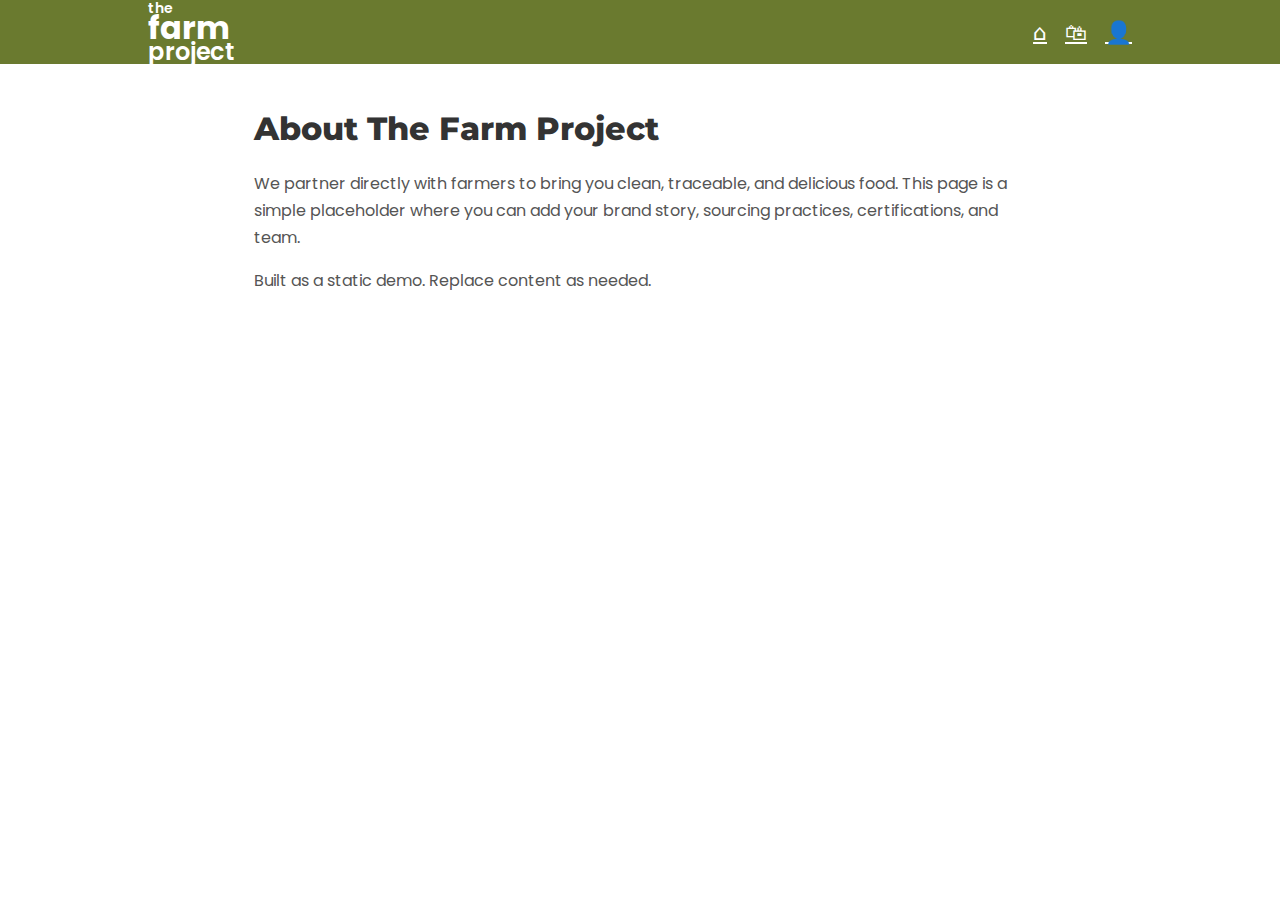
<file: about.html>
<!DOCTYPE html>
<html lang="en">
<head>
  <meta charset="UTF-8" />
  <meta name="viewport" content="width=device-width, initial-scale=1" />
  <title>About - The Farm Project</title>
  <link rel="preconnect" href="https://fonts.googleapis.com">
  <link rel="preconnect" href="https://fonts.gstatic.com" crossorigin>
  <link href="https://fonts.googleapis.com/css2?family=Montserrat:wght@600;800;900&family=Poppins:wght@400;500;600&display=swap" rel="stylesheet">
  <link rel="stylesheet" href="styles.css" />
  <style>
    .about{max-width:820px;margin:0 auto;padding:24px}
    .about h1{font-family:Montserrat,Poppins,sans-serif;font-weight:800}
    .about p{color:#555;line-height:1.7}
  </style>
</head>
<body>
  <header class="topbar">
    <div class="container topbar__inner">
      <a href="index.html" class="brand">
        <span class="brand__the">the</span>
        <span class="brand__farm">farm</span>
        <span class="brand__project">project</span>
      </a>
      <nav class="topbar__actions">
        <a class="icon-btn" href="index.html" title="Home">⌂</a>
        <a class="icon-btn" href="shop.html" title="Shop">🛍</a>
        <a class="icon-btn" href="login.html" title="Account">👤</a>
      </nav>
    </div>
  </header>

  <main>
    <div class="about">
      <h1>About The Farm Project</h1>
      <p>We partner directly with farmers to bring you clean, traceable, and delicious food. This page is a simple placeholder where you can add your brand story, sourcing practices, certifications, and team.</p>
      <p>Built as a static demo. Replace content as needed.</p>
    </div>
  </main>
</body>
</html>
</file>
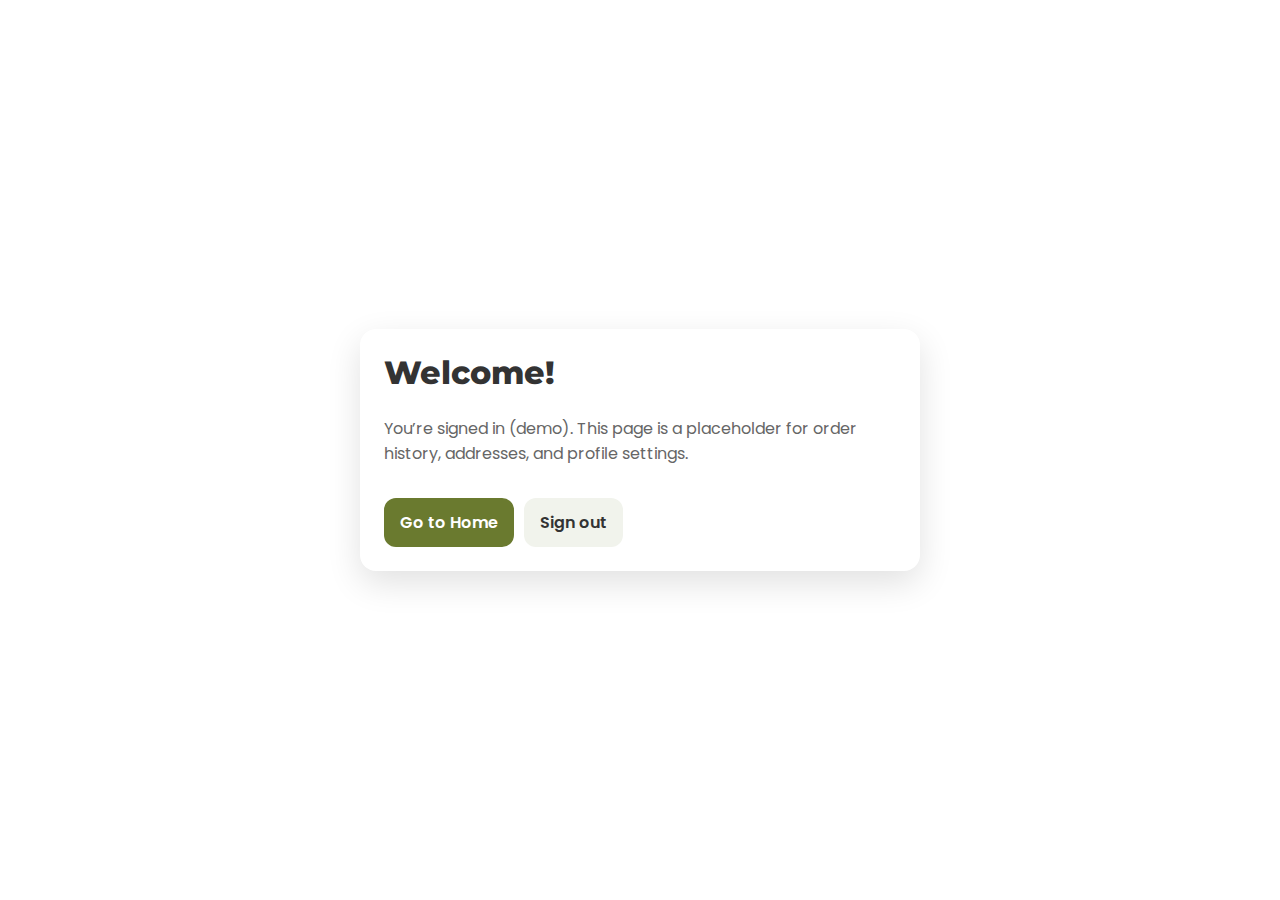
<file: account.html>
<!DOCTYPE html>
<html lang="en">
<head>
  <meta charset="UTF-8" />
  <meta name="viewport" content="width=device-width, initial-scale=1" />
  <title>My Account - The Farm Project</title>
  <link rel="preconnect" href="https://fonts.googleapis.com">
  <link rel="preconnect" href="https://fonts.gstatic.com" crossorigin>
  <link href="https://fonts.googleapis.com/css2?family=Montserrat:wght@600;800;900&family=Poppins:wght@400;500;600&display=swap" rel="stylesheet">
  <link rel="stylesheet" href="styles.css" />
  <style>
    .acct{min-height:100dvh;display:flex;align-items:center;justify-content:center;padding:24px}
    .card{width:100%;max-width:560px;background:#fff;border-radius:16px;box-shadow:0 12px 34px rgba(0,0,0,.12);padding:24px}
    .card h1{margin:0 0 8px;font-family:Montserrat,Poppins,sans-serif;font-weight:800}
    .card p{color:#666}
    .row{display:flex;gap:10px;margin-top:16px}
    .row a{display:inline-block;padding:12px 16px;border-radius:12px;text-decoration:none;font-weight:600}
    .primary{background:var(--olive);color:#fff}
    .secondary{background:#f1f3ec;color:#333}
  </style>
</head>
<body>
  <div class="acct">
    <div class="card">
      <h1>Welcome!</h1>
      <p>You’re signed in (demo). This page is a placeholder for order history, addresses, and profile settings.</p>
      <div class="row">
        <a class="primary" href="index.html">Go to Home</a>
        <a class="secondary" href="login.html">Sign out</a>
      </div>
    </div>
  </div>
</body>
</html>
</file>
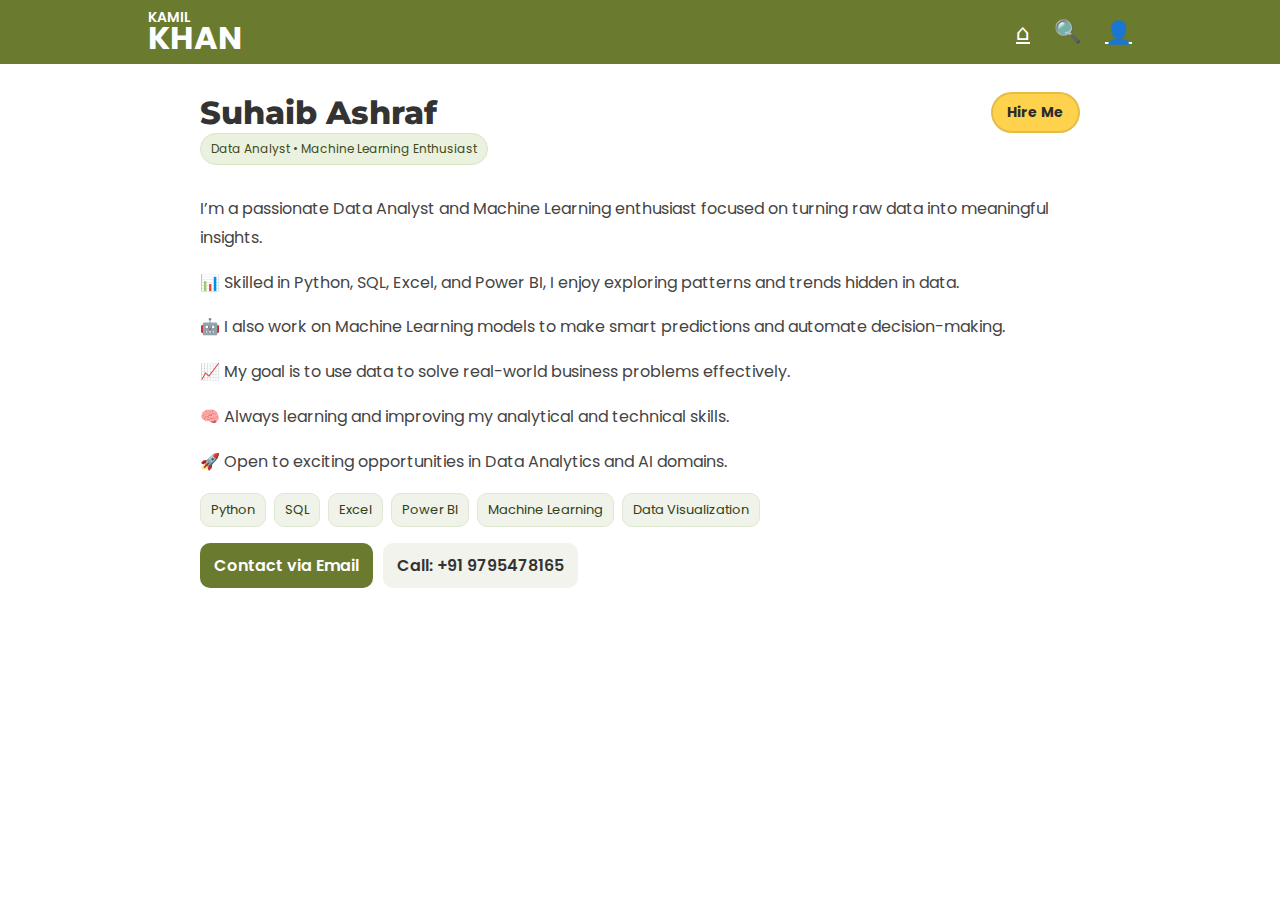
<file: developer.html>
<!DOCTYPE html>
<html lang="en">
<head>
  <meta charset="UTF-8" />
  <meta name="viewport" content="width=device-width, initial-scale=1" />
  <title>Developer Information - Suhaib Ashraf</title>
  <link rel="preconnect" href="https://fonts.googleapis.com">
  <link rel="preconnect" href="https://fonts.gstatic.com" crossorigin>
  <link href="https://fonts.googleapis.com/css2?family=Montserrat:wght@600;800;900&family=Poppins:wght@400;500;600&display=swap" rel="stylesheet">
  <link rel="stylesheet" href="styles.css" />
  <style>
    .dev{max-width:920px;margin:0 auto;padding:28px 20px}
    .dev h1{font-family:Montserrat,Poppins,sans-serif;font-weight:800;margin:0 0 10px}
    .dev .tag{display:inline-block;background:#eaf1de;color:#3f4b1c;border:1px solid #dbe6c2;padding:6px 10px;border-radius:999px;font-size:12px;margin-bottom:14px}
    .dev p{line-height:1.8;color:#444}
    .skills{display:flex;flex-wrap:wrap;gap:8px;margin:14px 0}
    .skills span{background:#f0f3ea;border:1px solid #e0e7d1;color:#334016;padding:6px 10px;border-radius:10px;font-size:13px}
    .cta-row{display:flex;gap:10px;margin-top:16px}
    .cta-row a{display:inline-block;padding:10px 14px;border-radius:10px;text-decoration:none;font-weight:600}
    .primary{background:var(--olive);color:#fff}
    .secondary{background:#f1f3ec;color:#333}
  </style>
</head>
<body>
  <header class="topbar">
    <div class="container topbar__inner">
      <a href="index.html" class="brand">
        <span class="brand__the">KAMIL</span>
        <span class="brand__farm">KHAN</span>
      </a>
      <nav class="topbar__actions">
        <a class="icon-btn" href="index.html" title="Home">⌂</a>
        <button class="icon-btn" aria-label="Search" title="Search" onclick="document.querySelector('.search').setAttribute('aria-hidden','false')">🔍</button>
        <a class="icon-btn" href="login.html" title="Account">👤</a>
      </nav>
    </div>
  </header>

  <main>
    <section class="dev">
      <div style="display:flex;align-items:center;justify-content:space-between;gap:12px">
        <h1 style="margin:0">Suhaib Ashraf</h1>
        <a class="highlight-btn" href="mailto:suhaibashraf674@gmail.com">Hire Me</a>
      </div>
      <div class="tag">Data Analyst • Machine Learning Enthusiast</div>
      <p>I’m a passionate Data Analyst and Machine Learning enthusiast focused on turning raw data into meaningful insights.</p>
      <p>📊 Skilled in Python, SQL, Excel, and Power BI, I enjoy exploring patterns and trends hidden in data.</p>
      <p>🤖 I also work on Machine Learning models to make smart predictions and automate decision-making.</p>
      <p>📈 My goal is to use data to solve real-world business problems effectively.</p>
      <p>🧠 Always learning and improving my analytical and technical skills.</p>
      <p>🚀 Open to exciting opportunities in Data Analytics and AI domains.</p>

      <div class="skills">
        <span>Python</span><span>SQL</span><span>Excel</span><span>Power BI</span><span>Machine Learning</span><span>Data Visualization</span>
      </div>
      <div class="cta-row">
        <a class="primary" href="mailto:suhaibashraf674@gmail.com">Contact via Email</a>
        <a class="secondary" href="tel:+919795478165">Call: +91 9795478165</a>
      </div>
    </section>
  </main>

  <script src="script.js"></script>
</body>
</html>
</file>
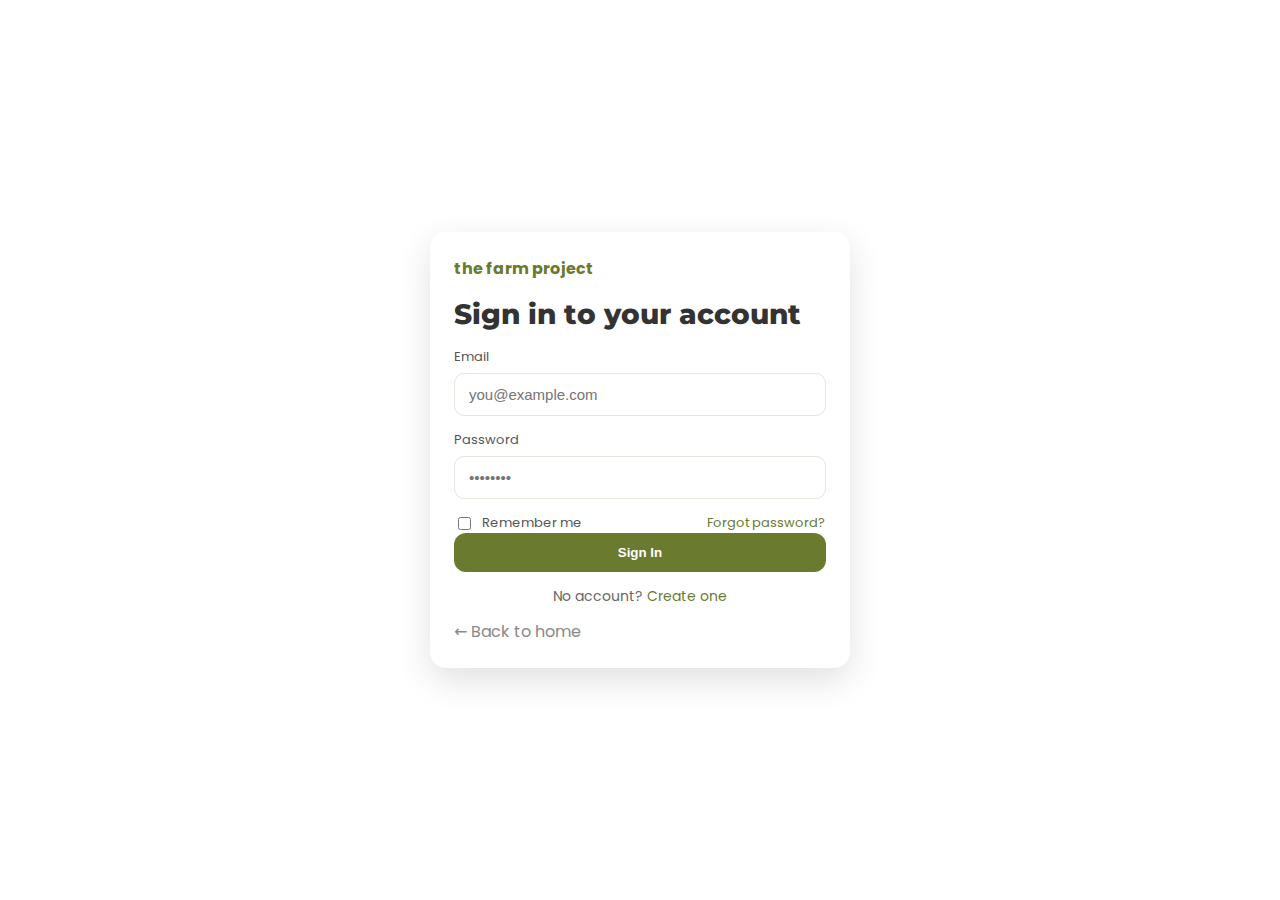
<file: login.html>
<!DOCTYPE html>
<html lang="en">
<head>
  <meta charset="UTF-8" />
  <meta name="viewport" content="width=device-width, initial-scale=1" />
  <title>Login - The Farm Project</title>
  <link rel="preconnect" href="https://fonts.googleapis.com">
  <link rel="preconnect" href="https://fonts.gstatic.com" crossorigin>
  <link href="https://fonts.googleapis.com/css2?family=Montserrat:wght@600;800;900&family=Poppins:wght@400;500;600&display=swap" rel="stylesheet">
  <link rel="stylesheet" href="styles.css" />
  <style>
    .auth-wrap{min-height:100dvh;display:flex;align-items:center;justify-content:center;padding:24px}
    .auth-card{width:100%;max-width:420px;background:#fff;border-radius:16px;box-shadow:0 12px 34px rgba(0,0,0,.12);padding:24px}
    .auth-brand{display:flex;align-items:center;gap:10px;margin-bottom:16px;color:var(--olive);text-decoration:none}
    .auth-title{margin:6px 0 16px;font-family:Montserrat, Poppins, sans-serif;font-weight:800;font-size:28px}
    .field{display:flex;flex-direction:column;gap:6px;margin-bottom:14px}
    .field label{font-size:13px;color:#555}
    .field input{padding:12px 14px;border:1.5px solid #e3e6dd;border-radius:10px;font-size:15px;outline:none}
    .row{display:flex;align-items:center;justify-content:space-between;gap:10px;margin-top:4px}
    .row a{color:var(--olive);text-decoration:none;font-size:13px}
    .auth-btn{width:100%;padding:12px 16px;border:0;border-radius:12px;background:var(--olive);color:#fff;font-weight:600;cursor:pointer}
    .auth-btn:hover{background:var(--olive-dark)}
    .auth-foot{margin-top:14px;text-align:center;color:#666;font-size:14px}
    .auth-foot a{color:var(--olive);text-decoration:none}
    .back-home{display:inline-block;margin-top:12px;color:#888;text-decoration:none}
  </style>
</head>
<body>
  <div class="auth-wrap">
    <div class="auth-card">
      <a class="auth-brand" href="./">
        <strong>the farm project</strong>
      </a>
      <h1 class="auth-title">Sign in to your account</h1>
      <form onsubmit="event.preventDefault(); window.location.href='account.html';">
        <div class="field">
          <label for="email">Email</label>
          <input id="email" name="email" type="email" placeholder="you@example.com" required />
        </div>
        <div class="field">
          <label for="password">Password</label>
          <input id="password" name="password" type="password" placeholder="••••••••" required />
        </div>
        <div class="row">
          <label style="display:flex;align-items:center;gap:8px;font-size:13px;color:#555"><input type="checkbox" /> Remember me</label>
          <a href="#">Forgot password?</a>
        </div>
        <button class="auth-btn" type="submit">Sign In</button>
      </form>
      <div class="auth-foot">No account? <a href="signup.html">Create one</a></div>
      <a class="back-home" href="index.html">← Back to home</a>
    </div>
  </div>
</body>
</html>
</file>
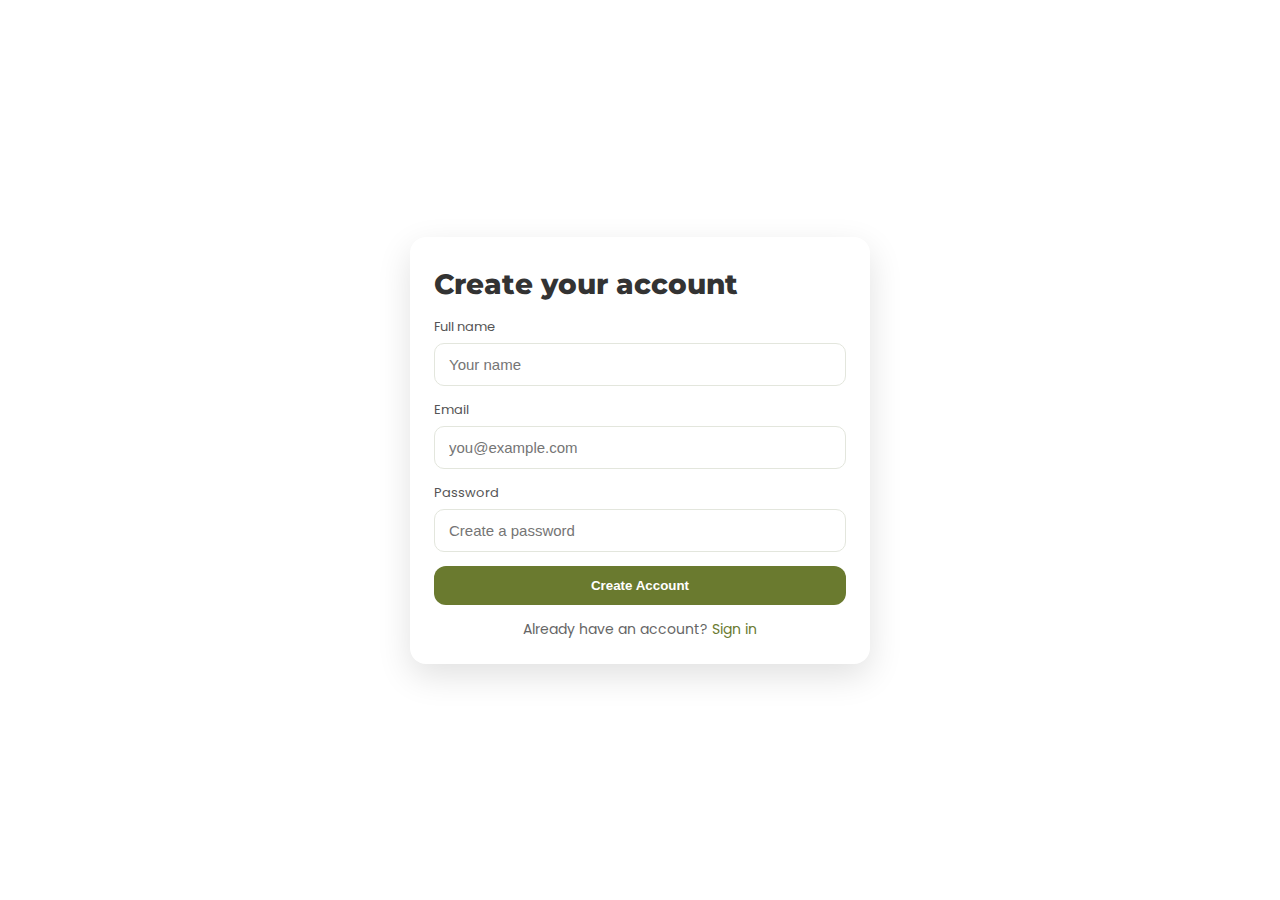
<file: signup.html>
<!DOCTYPE html>
<html lang="en">
<head>
  <meta charset="UTF-8" />
  <meta name="viewport" content="width=device-width, initial-scale=1" />
  <title>Create Account - The Farm Project</title>
  <link rel="preconnect" href="https://fonts.googleapis.com">
  <link rel="preconnect" href="https://fonts.gstatic.com" crossorigin>
  <link href="https://fonts.googleapis.com/css2?family=Montserrat:wght@600;800;900&family=Poppins:wght@400;500;600&display=swap" rel="stylesheet">
  <link rel="stylesheet" href="styles.css" />
  <style>
    .auth-wrap{min-height:100dvh;display:flex;align-items:center;justify-content:center;padding:24px}
    .auth-card{width:100%;max-width:460px;background:#fff;border-radius:16px;box-shadow:0 12px 34px rgba(0,0,0,.12);padding:24px}
    .auth-title{margin:6px 0 16px;font-family:Montserrat, Poppins, sans-serif;font-weight:800;font-size:28px}
    .field{display:flex;flex-direction:column;gap:6px;margin-bottom:14px}
    .field label{font-size:13px;color:#555}
    .field input{padding:12px 14px;border:1.5px solid #e3e6dd;border-radius:10px;font-size:15px;outline:none}
    .auth-btn{width:100%;padding:12px 16px;border:0;border-radius:12px;background:var(--olive);color:#fff;font-weight:600;cursor:pointer}
    .auth-btn:hover{background:var(--olive-dark)}
    .auth-foot{margin-top:14px;text-align:center;color:#666;font-size:14px}
    .auth-foot a{color:var(--olive);text-decoration:none}
  </style>
</head>
<body>
  <div class="auth-wrap">
    <div class="auth-card">
      <h1 class="auth-title">Create your account</h1>
      <form onsubmit="event.preventDefault(); window.location.href='account.html';">
        <div class="field">
          <label for="name">Full name</label>
          <input id="name" name="name" type="text" placeholder="Your name" required />
        </div>
        <div class="field">
          <label for="email">Email</label>
          <input id="email" name="email" type="email" placeholder="you@example.com" required />
        </div>
        <div class="field">
          <label for="password">Password</label>
          <input id="password" name="password" type="password" placeholder="Create a password" minlength="6" required />
        </div>
        <button class="auth-btn" type="submit">Create Account</button>
      </form>
      <div class="auth-foot">Already have an account? <a href="login.html">Sign in</a></div>
    </div>
  </div>
</body>
</html>
</file>
<file: styles.css>
:root{
  --olive:#6a7a2f;
  --olive-dark:#5b6a29;
  --text:#333;
  --muted:#777;
  --bg:#ffffff;
}

*{box-sizing:border-box}
html,body{height:100%}
body{
  margin:0;
  font-family:"Poppins", system-ui, -apple-system, Segoe UI, Roboto, Arial, sans-serif;
  color:var(--text);
  background:var(--bg);
}

.container{width:100%;max-width:1024px;margin:0 auto;padding:0 20px}

/* Top bar */
.topbar{background:var(--olive);color:#fff;position:sticky;top:0;z-index:20}
.topbar__inner{display:flex;align-items:center;justify-content:space-between;height:64px}
.brand{display:inline-flex;flex-direction:column;line-height:0.9;color:#fff;text-decoration:none}
.brand__the{font-size:14px;font-weight:600}
.brand__farm{font-size:32px;font-weight:700}
.brand__project{font-size:24px;font-weight:600;margin-top:-2px}

.topbar__actions{display:flex;gap:18px;align-items:center}
.icon-btn{appearance:none;border:0;background:transparent;color:#fff;font-size:22px;cursor:pointer;position:relative}
.icon-btn.cart{font-size:24px}
.badge{position:absolute;top:-8px;right:-8px;background:#d42121;color:#fff;border-radius:999px;padding:2px 6px;font-size:12px;font-weight:700;line-height:1}
.badge.pulse{animation:badge-pulse .6s ease-out}
@keyframes badge-pulse{0%{transform:scale(1)}40%{transform:scale(1.25)}100%{transform:scale(1)}}

/* Hero */
.hero{position:relative;padding:28px 0 120px;background:#fff;overflow:hidden}
.eyebrow{margin:0;text-align:center;color:#7a7a7a;font-weight:700;letter-spacing:2px}
.hero__title{margin:6px 0 10px;text-align:center;font-family:Montserrat, Poppins, sans-serif;font-weight:900;font-size:56px;line-height:0.95}
.hero__title span{display:block;background:linear-gradient(180deg,#507521 0%,#93c16a 100%);-webkit-background-clip:text;background-clip:text;color:transparent}

.packs{position:relative;display:flex;align-items:flex-end;justify-content:center;gap:12px;margin:24px 0}
.pack{width:32%;aspect-ratio:3/4;object-fit:cover;border-radius:8px;box-shadow:0 10px 30px rgba(0,0,0,.15)}
.pack--center{transform:translateY(6px)}

.cta-wrap{display:flex;justify-content:center;margin-top:12px}
.btn{display:inline-block;padding:12px 24px;border-radius:28px;text-decoration:none;font-weight:600}
.btn--olive{background:var(--olive);color:#fff;box-shadow:0 6px 16px rgba(0,0,0,.18)}
.btn--olive:hover{background:var(--olive-dark)}

.hero__ground{position:absolute;left:0;right:0;bottom:0;height:120px;background:linear-gradient(#ffffff00 0%, #e9f0e0 40%, #e1e9d6 100%)}

.band{height:64px;background:var(--olive)}

/* Highlight button */
.highlight-btn{display:inline-block;background:#ffd24d;color:#2b2b2b;border-radius:999px;padding:8px 14px;font-weight:700;font-size:14px;text-decoration:none;border:2px solid rgba(0,0,0,.1)}
.highlight-btn:hover{background:#ffc52b}

/* Footer */
.site-footer{background:#1d1f18;color:#dfe4d6;margin-top:0}
.footer__inner{display:grid;grid-template-columns:1.2fr 1fr 1fr;gap:16px;padding:28px 20px}
.footer__name{font-family:Montserrat,Poppins,sans-serif;font-weight:800;font-size:22px}
.footer__role{color:#b9c0aa;margin-top:4px}
.footer__contact a{display:block;color:#e8eddc;text-decoration:none;margin:4px 0}
.footer__links a{display:inline-block;color:#e8eddc;text-decoration:none;margin:4px 10px 0 0}
.footer__bottom{display:flex;align-items:center;justify-content:space-between;border-top:1px solid #2b2f24;padding:14px 20px 20px;color:#b9c0aa}
.footer__social a{display:inline-block;margin-left:10px;color:#e8eddc;text-decoration:none}

@media (max-width:768px){
  .footer__inner{grid-template-columns:1fr}
}

/* Dev floating button + modal */
.dev-btn{position:fixed;right:16px;bottom:20px;background:#222;color:#fff;border:0;border-radius:999px;padding:12px 16px;font-weight:700;cursor:pointer;box-shadow:0 10px 24px rgba(0,0,0,.25);z-index:70;transition:transform .15s ease, box-shadow .15s ease}
.dev-btn:hover{transform:translateY(-2px);box-shadow:0 14px 28px rgba(0,0,0,.3)}
.dev-modal{position:fixed;inset:0;background:rgba(0,0,0,.45);display:flex;align-items:center;justify-content:center;z-index:80}
.dev-modal[hidden]{display:none}
.dev-modal__card{position:relative;width:92%;max-width:420px;background:#fff;border-radius:16px;box-shadow:0 16px 40px rgba(0,0,0,.28);padding:18px 18px 16px;animation:pop .18s ease-out}
.dev-modal__close{position:absolute;right:14px;top:14px;appearance:none;border:0;background:#f2f2f2;border-radius:10px;padding:6px 10px;cursor:pointer}
.dev-modal__card h3{margin:2px 0 4px;font-family:Montserrat,Poppins,sans-serif;font-weight:800}
.dev-role{margin:0 0 8px;color:#666}
.dev-links{display:flex;flex-direction:column;gap:8px}
.dev-links a{text-decoration:none;background:#f6f7f2;border:1px solid #e7ebde;border-radius:10px;padding:10px 12px;color:#283016}
@keyframes pop{from{transform:scale(.96);opacity:.6}to{transform:scale(1);opacity:1}}

/* Products */
.products{padding:28px 0 100px;background:#fbfcf8}
.products__title{text-align:center;font-family:Montserrat,Poppins,sans-serif;font-weight:800;margin:0 0 18px}
.products__grid{display:grid;grid-template-columns:repeat(4,1fr);gap:16px}
.card{background:#fff;border-radius:12px;box-shadow:0 6px 18px rgba(0,0,0,.08);overflow:hidden;display:flex;flex-direction:column}
.card img{width:100%;aspect-ratio:4/3;object-fit:cover}
.card__body{padding:12px}
.card__name{margin:0 0 6px;font-weight:600}
.card__row{display:flex;align-items:center;justify-content:space-between}
.price{font-weight:700}
.add-btn{appearance:none;border:0;background:var(--olive);color:#fff;border-radius:8px;padding:8px 10px;cursor:pointer}

/* Bottom bar removed */

/* Drawer */
.overlay{position:fixed;inset:0;background:rgba(0,0,0,.4);backdrop-filter:saturate(120%) blur(1px);z-index:40}
.drawer{position:fixed;top:0;bottom:0;right:-80%;width:80%;max-width:360px;background:#fff;box-shadow:-8px 0 24px rgba(0,0,0,.2);z-index:50;transition:right .25s ease}
.drawer[aria-hidden="false"]{right:0}
.drawer__header{display:flex;align-items:center;justify-content:space-between;padding:16px 18px;border-bottom:1px solid #eee}
.drawer__close{appearance:none;border:0;background:#f2f2f2;border-radius:8px;padding:6px 10px;cursor:pointer}
.drawer__list{list-style:none;margin:0;padding:12px}
.drawer__list a{display:block;padding:12px 10px;border-radius:10px;color:var(--text);text-decoration:none}
.drawer__list a:hover{background:#f5f7f2}

/* Search */
.search{position:fixed;inset:0;background:rgba(255,255,255,.96);backdrop-filter:saturate(140%) blur(2px);z-index:60;display:none}
.search[aria-hidden="false"]{display:block}
.search__form{position:relative;max-width:720px;margin:18vh auto 0;padding:0 20px}
.search__input{width:100%;padding:16px 110px 16px 16px;border:2px solid var(--olive);border-radius:14px;font-size:16px;outline:none}
.search__submit{position:absolute;right:56px;top:6px;bottom:6px;padding:0 14px;border:0;background:var(--olive);color:#fff;border-radius:10px;cursor:pointer}
.search__close{position:absolute;right:16px;top:6px;bottom:6px;padding:0 10px;border:0;background:#f2f2f2;border-radius:10px;cursor:pointer}
.search__suggestions{text-align:center;color:var(--muted);margin-top:14px}

/* Responsive */
@media (max-width:768px){
  .hero__title{font-size:44px}
  .pack{width:34%}
  .products__grid{grid-template-columns:repeat(2,1fr)}
}

@media (max-width:480px){
  .topbar__inner{height:56px}
  .brand__farm{font-size:26px}
  .brand__project{font-size:20px}
  .hero{padding-top:22px}
  .hero__title{font-size:40px}
  .packs{gap:10px}
  .pack{width:36%}
  .products__grid{grid-template-columns:1fr}
}
</file>
